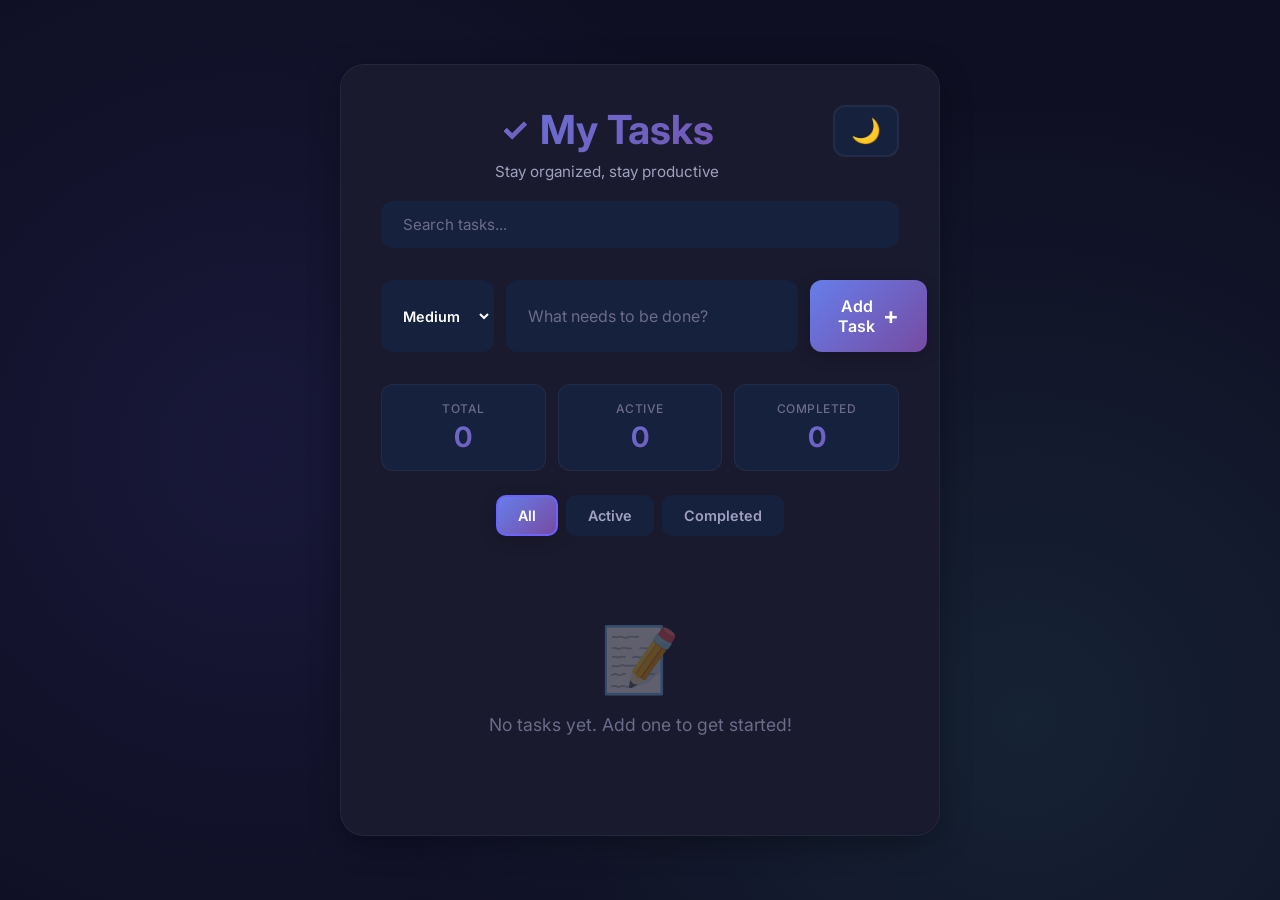
<file: index.html>
<!DOCTYPE html>
<html lang="ko">

<head>
    <meta charset="UTF-8">
    <meta name="viewport" content="width=device-width, initial-scale=1.0">
    <meta name="description" content="Modern and beautiful TODO app to manage your tasks efficiently">
    <title>TODO App - Manage Your Tasks</title>
    <link rel="stylesheet" href="style.css">
    <link rel="preconnect" href="https://fonts.googleapis.com">
    <link rel="preconnect" href="https://fonts.gstatic.com" crossorigin>
    <link href="https://fonts.googleapis.com/css2?family=Inter:wght@300;400;500;600;700&display=swap" rel="stylesheet">
</head>

<body>
    <div class="container">
        <header class="header">
            <div class="header-top">
                <div class="header-title-group">
                    <h1 class="title">
                        <span class="title-icon">✓</span>
                        My Tasks
                    </h1>
                    <p class="subtitle">Stay organized, stay productive</p>
                </div>
                <button id="themeToggle" class="theme-toggle" aria-label="Toggle theme">
                    <span class="theme-icon">🌙</span>
                </button>
            </div>
            <div class="search-section">
                <input type="text" id="searchInput" class="search-input" placeholder="Search tasks..."
                    autocomplete="off">
            </div>
        </header>

        <div class="input-section">
            <select id="prioritySelect" class="priority-select">
                <option value="low">Low</option>
                <option value="medium" selected>Medium</option>
                <option value="high">High</option>
            </select>
            <input type="text" id="taskInput" class="task-input" placeholder="What needs to be done?"
                autocomplete="off">
            <button id="addBtn" class="add-btn">
                <span class="btn-text">Add Task</span>
                <span class="btn-icon">+</span>
            </button>
        </div>

        <div class="stats">
            <div class="stat-item">
                <span class="stat-label">Total</span>
                <span class="stat-value" id="totalCount">0</span>
            </div>
            <div class="stat-item">
                <span class="stat-label">Active</span>
                <span class="stat-value" id="activeCount">0</span>
            </div>
            <div class="stat-item">
                <span class="stat-label">Completed</span>
                <span class="stat-value" id="completedCount">0</span>
            </div>
        </div>

        <div class="filters">
            <button class="filter-btn active" data-filter="all">All</button>
            <button class="filter-btn" data-filter="active">Active</button>
            <button class="filter-btn" data-filter="completed">Completed</button>
        </div>

        <ul id="taskList" class="task-list"></ul>

        <div class="empty-state" id="emptyState">
            <div class="empty-icon">📝</div>
            <p class="empty-text">No tasks yet. Add one to get started!</p>
        </div>
    </div>

    <script src="app.js"></script>
</body>

</html>
</file>
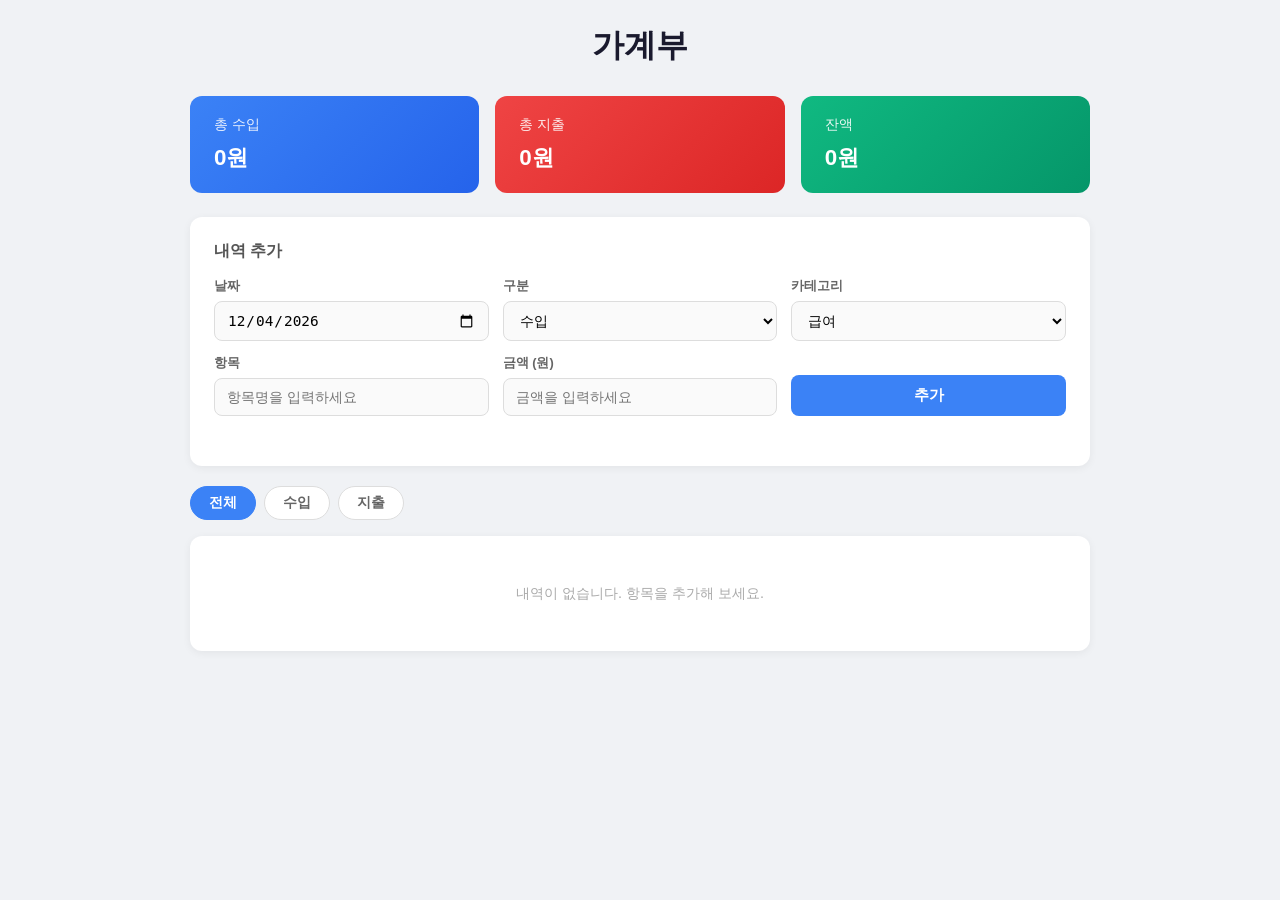
<file: 0311Marketing/index.html>
<!DOCTYPE html>
<html lang="ko">
<head>
  <meta charset="UTF-8" />
  <meta name="viewport" content="width=device-width, initial-scale=1.0" />
  <title>가계부</title>
  <link rel="stylesheet" href="style.css" />
</head>
<body>
  <div class="container">
    <h1>가계부</h1>

    <!-- 요약 카드 -->
    <div class="summary">
      <div class="summary-card income">
        <span class="label">총 수입</span>
        <span class="amount" id="total-income">0원</span>
      </div>
      <div class="summary-card expense">
        <span class="label">총 지출</span>
        <span class="amount" id="total-expense">0원</span>
      </div>
      <div class="summary-card balance">
        <span class="label">잔액</span>
        <span class="amount" id="balance">0원</span>
      </div>
    </div>

    <!-- 입력 폼 -->
    <div class="form-card">
      <h2>내역 추가</h2>
      <div class="form-grid">
        <div class="form-group">
          <label for="date">날짜</label>
          <input type="date" id="date" />
        </div>
        <div class="form-group">
          <label for="type">구분</label>
          <select id="type">
            <option value="income">수입</option>
            <option value="expense">지출</option>
          </select>
        </div>
        <div class="form-group">
          <label for="category">카테고리</label>
          <select id="category">
            <option value="급여">급여</option>
            <option value="용돈">용돈</option>
            <option value="식비">식비</option>
            <option value="교통">교통</option>
            <option value="쇼핑">쇼핑</option>
            <option value="의료">의료</option>
            <option value="문화">문화</option>
            <option value="교육">교육</option>
            <option value="기타">기타</option>
          </select>
        </div>
        <div class="form-group">
          <label for="description">항목</label>
          <input type="text" id="description" placeholder="항목명을 입력하세요" />
        </div>
        <div class="form-group">
          <label for="amount">금액 (원)</label>
          <input type="number" id="amount" placeholder="금액을 입력하세요" min="0" />
        </div>
        <div class="form-group btn-group">
          <button id="add-btn" onclick="addTransaction()">추가</button>
        </div>
      </div>
      <p class="error-msg" id="error-msg"></p>
    </div>

    <!-- 필터 -->
    <div class="filter-bar">
      <button class="filter-btn active" data-filter="all">전체</button>
      <button class="filter-btn" data-filter="income">수입</button>
      <button class="filter-btn" data-filter="expense">지출</button>
    </div>

    <!-- 내역 목록 -->
    <div class="list-card">
      <table id="transaction-table">
        <thead>
          <tr>
            <th>날짜</th>
            <th>카테고리</th>
            <th>항목</th>
            <th>구분</th>
            <th>금액</th>
            <th>삭제</th>
          </tr>
        </thead>
        <tbody id="transaction-list">
          <!-- 항목들이 여기에 추가됩니다 -->
        </tbody>
      </table>
      <p class="empty-msg" id="empty-msg">내역이 없습니다. 항목을 추가해 보세요.</p>
    </div>
  </div>

  <script src="script.js"></script>
</body>
</html>
</file>
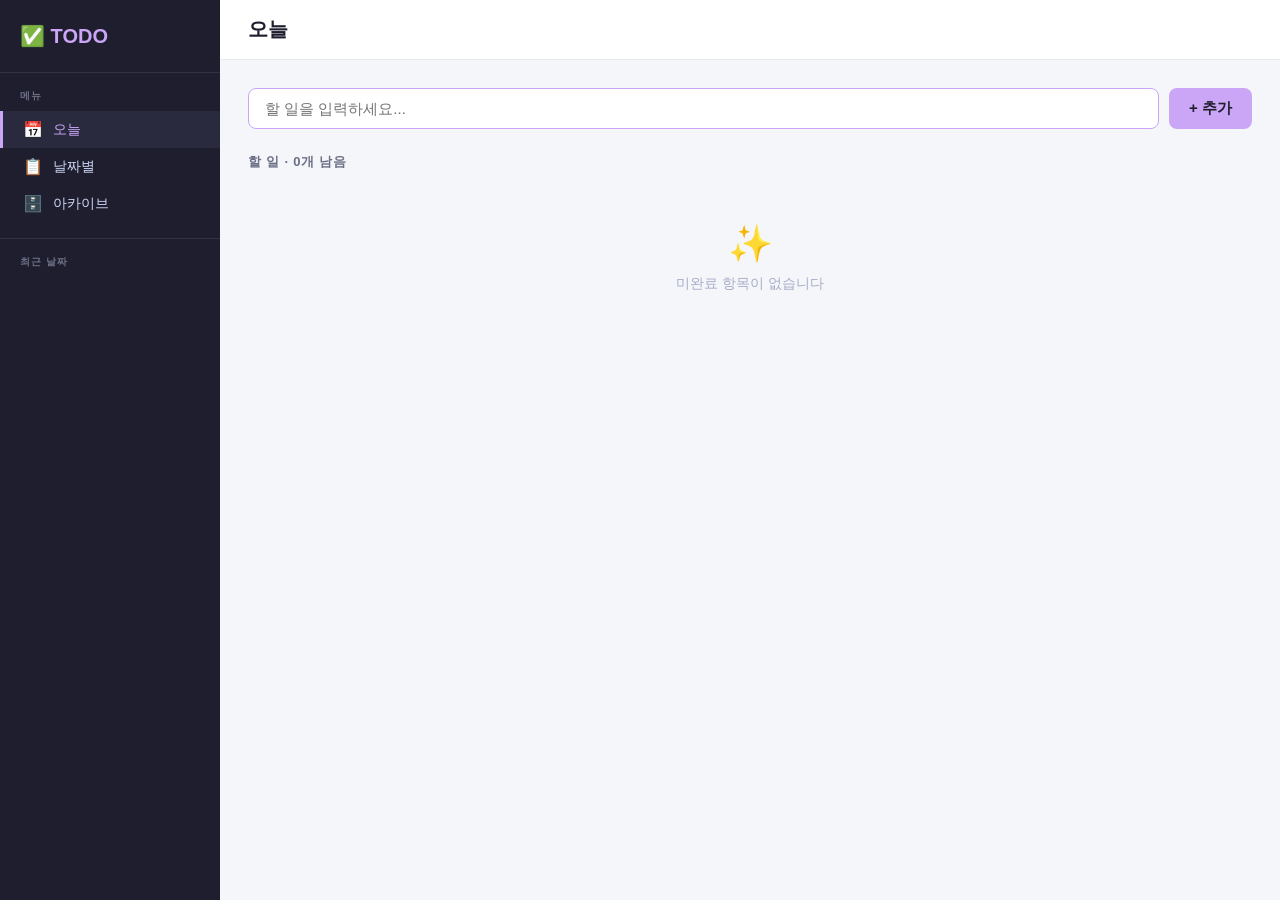
<file: 2주차/class260304/index.html>
<!DOCTYPE html>
<html lang="ko">
<head>
  <meta charset="UTF-8">
  <meta name="viewport" content="width=device-width, initial-scale=1.0">
  <title>TODO</title>
  <style>
    * { box-sizing: border-box; margin: 0; padding: 0; }

    body {
      font-family: -apple-system, BlinkMacSystemFont, 'Segoe UI', sans-serif;
      background: #f5f6fa;
      min-height: 100vh;
    }

    /* ── Layout ── */
    .layout {
      display: flex;
      min-height: 100vh;
    }

    /* ── Sidebar ── */
    .sidebar {
      width: 220px;
      background: #1e1e2e;
      color: #cdd6f4;
      display: flex;
      flex-direction: column;
      padding: 24px 0;
      flex-shrink: 0;
    }

    .sidebar-logo {
      font-size: 20px;
      font-weight: 700;
      color: #cba6f7;
      padding: 0 20px 24px;
      border-bottom: 1px solid #313244;
    }

    .nav-section {
      padding: 16px 0;
      border-bottom: 1px solid #313244;
    }

    .nav-label {
      font-size: 10px;
      font-weight: 600;
      text-transform: uppercase;
      letter-spacing: 1px;
      color: #6c7086;
      padding: 0 20px 8px;
    }

    .nav-item {
      display: flex;
      align-items: center;
      gap: 10px;
      padding: 9px 20px;
      cursor: pointer;
      font-size: 14px;
      color: #cdd6f4;
      transition: background 0.15s;
      border-left: 3px solid transparent;
    }

    .nav-item:hover { background: #2a2a3e; }
    .nav-item.active {
      background: #2a2a3e;
      border-left-color: #cba6f7;
      color: #cba6f7;
    }

    .nav-item .icon { font-size: 16px; width: 20px; text-align: center; }

    /* date list in sidebar */
    .date-list {
      flex: 1;
      overflow-y: auto;
      padding: 8px 0;
    }

    .date-item {
      display: flex;
      align-items: center;
      justify-content: space-between;
      padding: 8px 20px;
      cursor: pointer;
      font-size: 13px;
      color: #a6adc8;
      transition: background 0.15s;
      border-left: 3px solid transparent;
    }

    .date-item:hover { background: #2a2a3e; }
    .date-item.active {
      background: #2a2a3e;
      border-left-color: #89dceb;
      color: #89dceb;
    }

    .date-item .badge {
      background: #313244;
      color: #a6adc8;
      font-size: 11px;
      border-radius: 10px;
      padding: 1px 7px;
      min-width: 22px;
      text-align: center;
    }

    .date-item.active .badge { background: #1e1e2e; color: #89dceb; }

    /* ── Main ── */
    .main {
      flex: 1;
      display: flex;
      flex-direction: column;
      overflow: hidden;
    }

    /* ── Top bar ── */
    .topbar {
      background: white;
      border-bottom: 1px solid #e8eaed;
      padding: 16px 28px;
      display: flex;
      align-items: center;
      justify-content: space-between;
      gap: 16px;
    }

    .topbar-left { display: flex; align-items: center; gap: 12px; }

    .page-title {
      font-size: 20px;
      font-weight: 700;
      color: #1e1e2e;
    }

    .date-nav {
      display: flex;
      align-items: center;
      gap: 8px;
    }

    .date-nav button {
      background: #f5f6fa;
      border: 1px solid #e0e0e0;
      border-radius: 6px;
      width: 30px; height: 30px;
      cursor: pointer;
      font-size: 14px;
      display: flex; align-items: center; justify-content: center;
    }

    .date-nav button:hover { background: #e8eaed; }

    .date-nav input[type="date"] {
      border: 1px solid #e0e0e0;
      border-radius: 6px;
      padding: 4px 10px;
      font-size: 14px;
      color: #1e1e2e;
      cursor: pointer;
      background: #f5f6fa;
    }

    /* ── Content ── */
    .content {
      flex: 1;
      overflow-y: auto;
      padding: 28px;
    }

    /* ── Add row ── */
    .add-row {
      display: flex;
      gap: 10px;
      margin-bottom: 24px;
    }

    .add-row input {
      flex: 1;
      padding: 11px 16px;
      border: 1px solid #e0e0e0;
      border-radius: 8px;
      font-size: 15px;
      background: white;
      outline: none;
      transition: border-color 0.15s;
    }

    .add-row input:focus { border-color: #cba6f7; }

    .add-row button {
      padding: 11px 20px;
      background: #cba6f7;
      color: #1e1e2e;
      border: none;
      border-radius: 8px;
      font-size: 15px;
      font-weight: 600;
      cursor: pointer;
      white-space: nowrap;
      transition: background 0.15s;
    }

    .add-row button:hover { background: #b894e8; }

    /* ── Section headers ── */
    .section-header {
      display: flex;
      align-items: center;
      justify-content: space-between;
      margin-bottom: 12px;
    }

    .section-title {
      font-size: 13px;
      font-weight: 600;
      text-transform: uppercase;
      letter-spacing: 0.8px;
      color: #6c7086;
    }

    .section-count {
      font-size: 12px;
      color: #a6adc8;
    }

    /* ── Todo list ── */
    .todo-list { margin-bottom: 32px; }

    .todo-item {
      display: flex;
      align-items: center;
      gap: 12px;
      background: white;
      border: 1px solid #e8eaed;
      border-radius: 8px;
      padding: 12px 14px;
      margin-bottom: 8px;
      transition: border-color 0.15s, opacity 0.15s;
    }

    .todo-item:hover { border-color: #cba6f7; }
    .todo-item.done { opacity: 0.6; }

    .todo-check {
      width: 20px; height: 20px;
      border: 2px solid #cba6f7;
      border-radius: 50%;
      cursor: pointer;
      flex-shrink: 0;
      display: flex; align-items: center; justify-content: center;
      transition: background 0.15s;
    }

    .todo-check.checked {
      background: #cba6f7;
    }

    .todo-check.checked::after {
      content: '✓';
      font-size: 11px;
      color: #1e1e2e;
      font-weight: 700;
    }

    .todo-text {
      flex: 1;
      font-size: 15px;
      color: #1e1e2e;
      line-height: 1.4;
    }

    .todo-item.done .todo-text {
      text-decoration: line-through;
      color: #a6adc8;
    }

    .todo-actions { display: flex; gap: 4px; opacity: 0; transition: opacity 0.15s; }
    .todo-item:hover .todo-actions { opacity: 1; }

    .action-btn {
      background: none;
      border: none;
      padding: 4px 6px;
      cursor: pointer;
      border-radius: 4px;
      font-size: 14px;
      color: #a6adc8;
      transition: color 0.15s, background 0.15s;
    }

    .action-btn:hover { background: #f5f6fa; color: #ff6b6b; }
    .action-btn.archive-btn:hover { color: #89dceb; }

    /* ── Empty state ── */
    .empty {
      text-align: center;
      padding: 40px 0;
      color: #a6adc8;
      font-size: 14px;
    }

    .empty-icon { font-size: 36px; margin-bottom: 10px; }

    /* ── Archive page ── */
    .archive-day {
      margin-bottom: 28px;
    }

    .archive-day-header {
      display: flex;
      align-items: center;
      gap: 10px;
      margin-bottom: 10px;
      cursor: pointer;
      user-select: none;
    }

    .archive-day-title {
      font-size: 15px;
      font-weight: 600;
      color: #1e1e2e;
    }

    .archive-day-count {
      font-size: 12px;
      color: #a6adc8;
      background: #e8eaed;
      border-radius: 10px;
      padding: 1px 8px;
    }

    .archive-toggle {
      margin-left: auto;
      font-size: 12px;
      color: #a6adc8;
    }

    .archive-item {
      display: flex;
      align-items: center;
      gap: 12px;
      background: white;
      border: 1px solid #e8eaed;
      border-radius: 8px;
      padding: 10px 14px;
      margin-bottom: 6px;
    }

    .archive-icon { font-size: 14px; color: #a6e3a1; }

    .archive-item-text {
      flex: 1;
      font-size: 14px;
      color: #6c7086;
      text-decoration: line-through;
    }

    .archive-item-date {
      font-size: 11px;
      color: #bac2de;
    }

    .restore-btn {
      background: none;
      border: none;
      padding: 4px 6px;
      cursor: pointer;
      border-radius: 4px;
      font-size: 12px;
      color: #a6adc8;
      opacity: 0;
      transition: opacity 0.15s, color 0.15s;
    }

    .archive-item:hover .restore-btn { opacity: 1; }
    .restore-btn:hover { color: #cba6f7; }

    /* clear archive btn */
    .clear-btn {
      background: none;
      border: 1px solid #e0e0e0;
      border-radius: 6px;
      padding: 5px 12px;
      font-size: 12px;
      color: #a6adc8;
      cursor: pointer;
      transition: color 0.15s, border-color 0.15s;
    }

    .clear-btn:hover { color: #ff6b6b; border-color: #ff6b6b; }

    /* ── Responsive ── */
    @media (max-width: 600px) {
      .sidebar { width: 60px; }
      .sidebar-logo, .nav-label, .nav-item span, .date-list { display: none; }
      .nav-item { justify-content: center; padding: 12px; }
      .content { padding: 16px; }
    }
  </style>
</head>
<body>

<div class="layout">
  <!-- Sidebar -->
  <aside class="sidebar">
    <div class="sidebar-logo">✅ TODO</div>

    <div class="nav-section">
      <div class="nav-label">메뉴</div>
      <div class="nav-item active" onclick="showPage('today')" id="nav-today">
        <span class="icon">📅</span><span>오늘</span>
      </div>
      <div class="nav-item" onclick="showPage('daily')" id="nav-daily">
        <span class="icon">📋</span><span>날짜별</span>
      </div>
      <div class="nav-item" onclick="showPage('archive')" id="nav-archive">
        <span class="icon">🗄️</span><span>아카이브</span>
      </div>
    </div>

    <div class="nav-label" style="padding-top:16px;">최근 날짜</div>
    <div class="date-list" id="dateList"></div>
  </aside>

  <!-- Main -->
  <div class="main">
    <div class="topbar">
      <div class="topbar-left">
        <div class="page-title" id="pageTitle">오늘</div>
        <div class="date-nav" id="dateNav">
          <button onclick="shiftDate(-1)">‹</button>
          <input type="date" id="datePicker" onchange="onDatePick(this.value)">
          <button onclick="shiftDate(1)">›</button>
        </div>
      </div>
      <div id="topbarRight"></div>
    </div>

    <div class="content" id="content"></div>
  </div>
</div>

<script>
  // ── State ──────────────────────────────────────────────
  let state = {
    todos: JSON.parse(localStorage.getItem('todos') || '[]'),
    archive: JSON.parse(localStorage.getItem('archive') || '[]'),
    currentDate: todayStr(),
    page: 'today'   // 'today' | 'daily' | 'archive'
  };

  function todayStr() {
    return new Date().toISOString().slice(0, 10);
  }

  function save() {
    localStorage.setItem('todos', JSON.stringify(state.todos));
    localStorage.setItem('archive', JSON.stringify(state.archive));
  }

  // ── Navigation ─────────────────────────────────────────
  function showPage(page) {
    state.page = page;
    ['today','daily','archive'].forEach(p => {
      document.getElementById('nav-' + p).classList.toggle('active', p === page);
    });

    const dateNav = document.getElementById('dateNav');
    const titles = { today: '오늘', daily: '날짜별 보기', archive: '완료 아카이브' };
    document.getElementById('pageTitle').textContent = titles[page];
    dateNav.style.display = page === 'daily' ? 'flex' : 'none';

    if (page === 'today') {
      state.currentDate = todayStr();
    }
    render();
  }

  function onDatePick(val) {
    state.currentDate = val;
    render();
  }

  function shiftDate(delta) {
    const d = new Date(state.currentDate);
    d.setDate(d.getDate() + delta);
    state.currentDate = d.toISOString().slice(0, 10);
    document.getElementById('datePicker').value = state.currentDate;
    render();
  }

  // ── CRUD ───────────────────────────────────────────────
  function addTodo(date) {
    const input = document.getElementById('todoInput');
    const text = input.value.trim();
    if (!text) return;
    state.todos.push({ id: Date.now(), text, date, done: false });
    input.value = '';
    save();
    renderSidebar();
    renderContent();
  }

  function toggleTodo(id) {
    const todo = state.todos.find(t => t.id === id);
    if (!todo) return;
    todo.done = !todo.done;
    save();
    renderContent();
  }

  function deleteTodo(id) {
    state.todos = state.todos.filter(t => t.id !== id);
    save();
    renderSidebar();
    renderContent();
  }

  function archiveDone(date) {
    const done = state.todos.filter(t => t.date === date && t.done);
    if (!done.length) return;
    done.forEach(t => state.archive.push({ ...t, archivedAt: Date.now() }));
    state.todos = state.todos.filter(t => !(t.date === date && t.done));
    save();
    renderSidebar();
    renderContent();
  }

  function restoreArchive(id) {
    const item = state.archive.find(a => a.id === id);
    if (!item) return;
    state.todos.push({ id: Date.now(), text: item.text, date: item.date, done: false });
    state.archive = state.archive.filter(a => a.id !== id);
    save();
    renderSidebar();
    renderContent();
  }

  function deleteArchive(id) {
    state.archive = state.archive.filter(a => a.id !== id);
    save();
    renderContent();
  }

  function clearArchive() {
    if (!confirm('아카이브를 모두 삭제할까요?')) return;
    state.archive = [];
    save();
    renderContent();
  }

  // ── Render helpers ──────────────────────────────────────
  function fmtDate(str) {
    const d = new Date(str + 'T00:00:00');
    const days = ['일','월','화','수','목','금','토'];
    return `${str.replace(/-/g,'.')} (${days[d.getDay()]})`;
  }

  function esc(s) {
    return s.replace(/&/g,'&amp;').replace(/</g,'&lt;').replace(/>/g,'&gt;').replace(/"/g,'&quot;');
  }

  function todoItemHTML(t) {
    return `
      <div class="todo-item ${t.done ? 'done' : ''}" id="todo-${t.id}">
        <div class="todo-check ${t.done ? 'checked' : ''}" onclick="toggleTodo(${t.id})"></div>
        <div class="todo-text">${esc(t.text)}</div>
        <div class="todo-actions">
          <button class="action-btn archive-btn" title="아카이브로 이동" onclick="archiveSingle(${t.id})">🗄</button>
          <button class="action-btn" title="삭제" onclick="deleteTodo(${t.id})">✕</button>
        </div>
      </div>`;
  }

  function archiveSingle(id) {
    const todo = state.todos.find(t => t.id === id);
    if (!todo) return;
    todo.done = true;
    state.archive.push({ ...todo, archivedAt: Date.now() });
    state.todos = state.todos.filter(t => t.id !== id);
    save();
    renderSidebar();
    renderContent();
  }

  function dayPanelHTML(date, showArchiveBtn) {
    const todos = state.todos.filter(t => t.date === date);
    const pending = todos.filter(t => !t.done);
    const done = todos.filter(t => t.done);

    const archiveBtn = done.length
      ? `<button class="clear-btn" onclick="archiveDone('${date}')">완료 ${done.length}개 아카이브</button>`
      : '';

    const pendingHTML = pending.length
      ? pending.map(todoItemHTML).join('')
      : `<div class="empty"><div class="empty-icon">✨</div>미완료 항목이 없습니다</div>`;

    const doneHTML = done.length
      ? `<div class="section-header" style="margin-top:20px;">
           <span class="section-title">완료</span>
           <span class="section-count">${done.length}개 ${archiveBtn}</span>
         </div>
         ${done.map(todoItemHTML).join('')}` : '';

    return `
      <div class="section-header">
        <span class="section-title">할 일 · ${pending.length}개 남음</span>
      </div>
      ${pendingHTML}
      ${doneHTML}`;
  }

  // ── Render content ──────────────────────────────────────
  function renderContent() {
    const el = document.getElementById('content');
    const { page, currentDate } = state;

    if (page === 'today' || page === 'daily') {
      const date = currentDate;
      el.innerHTML = `
        <div class="add-row">
          <input id="todoInput" type="text" placeholder="할 일을 입력하세요..." />
          <button onclick="addTodo('${date}')">+ 추가</button>
        </div>
        ${dayPanelHTML(date, true)}`;
      const input = document.getElementById('todoInput');
      input.addEventListener('keydown', e => { if (e.key === 'Enter') addTodo(date); });
      input.focus();
      return;
    }

    if (page === 'archive') {
      const archive = [...state.archive].sort((a, b) => b.archivedAt - a.archivedAt);
      if (!archive.length) {
        el.innerHTML = `<div class="empty"><div class="empty-icon">🗄️</div>아카이브가 비어 있습니다</div>`;
        return;
      }

      // group by original date
      const byDate = {};
      archive.forEach(a => {
        if (!byDate[a.date]) byDate[a.date] = [];
        byDate[a.date].push(a);
      });

      const dates = Object.keys(byDate).sort((a, b) => b.localeCompare(a));

      const html = `
        <div class="section-header">
          <span class="section-title">완료된 항목 · ${archive.length}개</span>
          <button class="clear-btn" onclick="clearArchive()">전체 삭제</button>
        </div>
        ${dates.map(d => `
          <div class="archive-day">
            <div class="archive-day-header">
              <span class="archive-day-title">${fmtDate(d)}</span>
              <span class="archive-day-count">${byDate[d].length}개</span>
            </div>
            ${byDate[d].map(a => `
              <div class="archive-item">
                <span class="archive-icon">✓</span>
                <span class="archive-item-text">${esc(a.text)}</span>
                <span class="archive-item-date">${new Date(a.archivedAt).toLocaleString('ko-KR',{month:'numeric',day:'numeric',hour:'2-digit',minute:'2-digit'})}</span>
                <button class="restore-btn" onclick="restoreArchive(${a.id})" title="복원">↩ 복원</button>
                <button class="action-btn" onclick="deleteArchive(${a.id})" title="삭제">✕</button>
              </div>`).join('')}
          </div>`).join('')}`;

      el.innerHTML = html;
    }
  }

  // ── Render sidebar date list ────────────────────────────
  function renderSidebar() {
    const dates = [...new Set(state.todos.map(t => t.date))].sort((a,b) => b.localeCompare(a));
    const el = document.getElementById('dateList');
    if (!dates.length) { el.innerHTML = ''; return; }

    el.innerHTML = dates.map(d => {
      const count = state.todos.filter(t => t.date === d && !t.done).length;
      const isToday = d === todayStr();
      return `
        <div class="date-item ${state.currentDate === d && state.page === 'daily' ? 'active' : ''}"
             onclick="goDate('${d}')">
          <span>${isToday ? '오늘' : d.slice(5).replace('-','/')}</span>
          ${count ? `<span class="badge">${count}</span>` : ''}
        </div>`;
    }).join('');
  }

  function goDate(date) {
    state.page = 'daily';
    state.currentDate = date;
    ['today','daily','archive'].forEach(p => {
      document.getElementById('nav-' + p).classList.toggle('active', p === 'daily');
    });
    document.getElementById('pageTitle').textContent = '날짜별 보기';
    document.getElementById('dateNav').style.display = 'flex';
    document.getElementById('datePicker').value = date;
    render();
  }

  function render() {
    renderSidebar();
    renderContent();
  }

  // ── Init ───────────────────────────────────────────────
  document.getElementById('datePicker').value = state.currentDate;
  document.getElementById('dateNav').style.display = 'none';
  render();
</script>
</body>
</html>
</file>
<file: style.css>
/* ========================================
   CSS Reset & Base Styles
   ======================================== */
* {
    margin: 0;
    padding: 0;
    box-sizing: border-box;
}

:root {
    /* Dark Theme Colors */
    --bg-primary: #0f0f23;
    --bg-secondary: #1a1a2e;
    --bg-tertiary: #16213e;
    --accent-primary: #6c63ff;
    --accent-secondary: #4ecdc4;
    --accent-gradient: linear-gradient(135deg, #667eea 0%, #764ba2 100%);
    --text-primary: #ffffff;
    --text-secondary: #a0a0c0;
    --text-muted: #6b6b8a;
    --success: #4ecdc4;
    --danger: #ff6b6b;
    --warning: #ffd93d;

    /* Priority Colors */
    --priority-high: #ff6b6b;
    --priority-medium: #ffd93d;
    --priority-low: #4ecdc4;

    /* Shadows */
    --shadow-sm: 0 2px 8px rgba(0, 0, 0, 0.1);
    --shadow-md: 0 4px 16px rgba(0, 0, 0, 0.2);
    --shadow-lg: 0 8px 32px rgba(0, 0, 0, 0.3);
    --shadow-glow: 0 0 20px rgba(108, 99, 255, 0.3);

    /* Transitions */
    --transition-fast: 0.2s ease;
    --transition-normal: 0.3s ease;
    --transition-slow: 0.5s ease;
}

/* Light Theme */
body.light-theme {
    --bg-primary: #f5f7fa;
    --bg-secondary: #ffffff;
    --bg-tertiary: #f0f2f5;
    --text-primary: #1a1a2e;
    --text-secondary: #4a5568;
    --text-muted: #718096;
    --shadow-sm: 0 2px 8px rgba(0, 0, 0, 0.05);
    --shadow-md: 0 4px 16px rgba(0, 0, 0, 0.08);
    --shadow-lg: 0 8px 32px rgba(0, 0, 0, 0.12);
}

body {
    font-family: 'Inter', -apple-system, BlinkMacSystemFont, 'Segoe UI', Roboto, sans-serif;
    background: var(--bg-primary);
    color: var(--text-primary);
    min-height: 100vh;
    display: flex;
    align-items: center;
    justify-content: center;
    padding: 20px;
    background-image:
        radial-gradient(circle at 20% 50%, rgba(108, 99, 255, 0.1) 0%, transparent 50%),
        radial-gradient(circle at 80% 80%, rgba(78, 205, 196, 0.1) 0%, transparent 50%);
    transition: background var(--transition-normal), color var(--transition-normal);
}

/* ========================================
   Container
   ======================================== */
.container {
    width: 100%;
    max-width: 600px;
    background: var(--bg-secondary);
    border-radius: 24px;
    padding: 40px;
    box-shadow: var(--shadow-lg);
    backdrop-filter: blur(10px);
    border: 1px solid rgba(255, 255, 255, 0.05);
}

/* ========================================
   Header
   ======================================== */
.header {
    margin-bottom: 32px;
}

.header-top {
    display: flex;
    justify-content: space-between;
    align-items: flex-start;
    margin-bottom: 20px;
}

.header-title-group {
    text-align: center;
    flex: 1;
}

.title {
    font-size: 2.5rem;
    font-weight: 700;
    background: var(--accent-gradient);
    -webkit-background-clip: text;
    -webkit-text-fill-color: transparent;
    background-clip: text;
    margin-bottom: 8px;
    display: flex;
    align-items: center;
    justify-content: center;
    gap: 12px;
}

.title-icon {
    font-size: 2rem;
    background: var(--accent-gradient);
    -webkit-background-clip: text;
    -webkit-text-fill-color: transparent;
    background-clip: text;
}

.subtitle {
    color: var(--text-secondary);
    font-size: 0.95rem;
    font-weight: 400;
}

/* Theme Toggle */
.theme-toggle {
    background: var(--bg-tertiary);
    border: 2px solid rgba(255, 255, 255, 0.05);
    border-radius: 12px;
    padding: 12px 16px;
    cursor: pointer;
    transition: all var(--transition-normal);
    font-size: 1.5rem;
    line-height: 1;
}

.theme-toggle:hover {
    background: rgba(108, 99, 255, 0.1);
    border-color: var(--accent-primary);
    transform: scale(1.05);
}

/* Search Section */
.search-section {
    margin-top: 16px;
}

.search-input {
    width: 100%;
    padding: 12px 20px;
    background: var(--bg-tertiary);
    border: 2px solid transparent;
    border-radius: 12px;
    color: var(--text-primary);
    font-size: 0.95rem;
    font-family: inherit;
    transition: all var(--transition-normal);
    outline: none;
}

.search-input::placeholder {
    color: var(--text-muted);
}

.search-input:focus {
    border-color: var(--accent-primary);
    box-shadow: 0 0 0 4px rgba(108, 99, 255, 0.1);
    background: var(--bg-secondary);
}

/* ========================================
   Input Section
   ======================================== */
.input-section {
    display: flex;
    gap: 12px;
    margin-bottom: 32px;
}

/* Priority Select */
.priority-select {
    padding: 16px;
    background: var(--bg-tertiary);
    border: 2px solid transparent;
    border-radius: 12px;
    color: var(--text-primary);
    font-size: 0.9rem;
    font-family: inherit;
    font-weight: 600;
    cursor: pointer;
    transition: all var(--transition-normal);
    outline: none;
}

.priority-select:hover {
    border-color: var(--accent-primary);
    background: rgba(108, 99, 255, 0.1);
}

.priority-select:focus {
    border-color: var(--accent-primary);
    box-shadow: 0 0 0 4px rgba(108, 99, 255, 0.1);
}

.task-input {
    flex: 1;
    padding: 16px 20px;
    background: var(--bg-tertiary);
    border: 2px solid transparent;
    border-radius: 12px;
    color: var(--text-primary);
    font-size: 1rem;
    font-family: inherit;
    transition: all var(--transition-normal);
    outline: none;
}

.task-input::placeholder {
    color: var(--text-muted);
}

.task-input:focus {
    border-color: var(--accent-primary);
    box-shadow: 0 0 0 4px rgba(108, 99, 255, 0.1);
    background: var(--bg-secondary);
}

.add-btn {
    padding: 16px 28px;
    background: var(--accent-gradient);
    border: none;
    border-radius: 12px;
    color: var(--text-primary);
    font-size: 1rem;
    font-weight: 600;
    cursor: pointer;
    transition: all var(--transition-normal);
    display: flex;
    align-items: center;
    gap: 8px;
    box-shadow: var(--shadow-md);
    font-family: inherit;
}

.add-btn:hover {
    transform: translateY(-2px);
    box-shadow: var(--shadow-lg), var(--shadow-glow);
}

.add-btn:active {
    transform: translateY(0);
}

.btn-icon {
    font-size: 1.5rem;
    line-height: 1;
}

/* ========================================
   Stats Section
   ======================================== */
.stats {
    display: grid;
    grid-template-columns: repeat(3, 1fr);
    gap: 12px;
    margin-bottom: 24px;
}

.stat-item {
    background: var(--bg-tertiary);
    padding: 16px;
    border-radius: 12px;
    text-align: center;
    border: 1px solid rgba(255, 255, 255, 0.05);
    transition: all var(--transition-normal);
}

.stat-item:hover {
    background: rgba(108, 99, 255, 0.1);
    border-color: var(--accent-primary);
}

.stat-label {
    display: block;
    font-size: 0.75rem;
    color: var(--text-muted);
    text-transform: uppercase;
    letter-spacing: 0.5px;
    margin-bottom: 4px;
    font-weight: 500;
}

.stat-value {
    display: block;
    font-size: 1.75rem;
    font-weight: 700;
    background: var(--accent-gradient);
    -webkit-background-clip: text;
    -webkit-text-fill-color: transparent;
    background-clip: text;
}

/* ========================================
   Filters
   ======================================== */
.filters {
    display: flex;
    gap: 8px;
    margin-bottom: 24px;
    justify-content: center;
}

.filter-btn {
    padding: 10px 20px;
    background: var(--bg-tertiary);
    border: 2px solid transparent;
    border-radius: 10px;
    color: var(--text-secondary);
    font-size: 0.9rem;
    font-weight: 600;
    font-family: inherit;
    cursor: pointer;
    transition: all var(--transition-fast);
}

.filter-btn:hover {
    background: rgba(108, 99, 255, 0.1);
    color: var(--text-primary);
}

.filter-btn.active {
    background: var(--accent-gradient);
    color: white;
    border-color: var(--accent-primary);
    box-shadow: var(--shadow-md);
}

/* ========================================
   Task List
   ======================================== */
.task-list {
    list-style: none;
    display: flex;
    flex-direction: column;
    gap: 12px;
}

.task-item {
    background: var(--bg-tertiary);
    padding: 16px 20px;
    border-radius: 12px;
    display: flex;
    align-items: center;
    gap: 16px;
    border: 1px solid rgba(255, 255, 255, 0.05);
    transition: all var(--transition-normal);
    animation: slideIn var(--transition-normal);
    cursor: grab;
}

.task-item.dragging {
    opacity: 0.5;
    cursor: grabbing;
    transform: scale(1.02);
}

.task-item.hidden {
    display: none;
}

@keyframes slideIn {
    from {
        opacity: 0;
        transform: translateY(-10px);
    }

    to {
        opacity: 1;
        transform: translateY(0);
    }
}

.task-item:hover {
    border-color: var(--accent-primary);
    box-shadow: var(--shadow-md);
    transform: translateX(4px);
}

.task-item.completed {
    opacity: 0.6;
}

/* Priority Badge */
.priority-badge {
    padding: 4px 10px;
    border-radius: 6px;
    font-size: 0.7rem;
    font-weight: 700;
    text-transform: uppercase;
    letter-spacing: 0.5px;
    flex-shrink: 0;
}

.priority-badge.high {
    background: rgba(255, 107, 107, 0.2);
    color: var(--priority-high);
}

.priority-badge.medium {
    background: rgba(255, 217, 61, 0.2);
    color: var(--priority-medium);
}

.priority-badge.low {
    background: rgba(78, 205, 196, 0.2);
    color: var(--priority-low);
}

.task-checkbox {
    width: 24px;
    height: 24px;
    border: 2px solid var(--text-muted);
    border-radius: 8px;
    cursor: pointer;
    transition: all var(--transition-fast);
    flex-shrink: 0;
    display: flex;
    align-items: center;
    justify-content: center;
    background: transparent;
}

.task-checkbox:hover {
    border-color: var(--accent-primary);
    background: rgba(108, 99, 255, 0.1);
}

.task-item.completed .task-checkbox {
    background: var(--accent-gradient);
    border-color: var(--accent-primary);
}

.task-checkbox::after {
    content: '✓';
    color: white;
    font-size: 14px;
    font-weight: bold;
    opacity: 0;
    transform: scale(0);
    transition: all var(--transition-fast);
}

.task-item.completed .task-checkbox::after {
    opacity: 1;
    transform: scale(1);
}

.task-text {
    flex: 1;
    font-size: 1rem;
    color: var(--text-primary);
    transition: all var(--transition-normal);
    word-break: break-word;
    cursor: text;
}

.task-item.completed .task-text {
    text-decoration: line-through;
    color: var(--text-muted);
}

/* Task Edit Mode */
.task-edit-input {
    flex: 1;
    padding: 8px 12px;
    background: var(--bg-secondary);
    border: 2px solid var(--accent-primary);
    border-radius: 8px;
    color: var(--text-primary);
    font-size: 1rem;
    font-family: inherit;
    outline: none;
    box-shadow: 0 0 0 4px rgba(108, 99, 255, 0.1);
}

.search-highlight {
    background: rgba(255, 217, 61, 0.3);
    padding: 2px 4px;
    border-radius: 3px;
}

.delete-btn {
    background: transparent;
    border: none;
    color: var(--text-muted);
    font-size: 1.25rem;
    cursor: pointer;
    padding: 8px;
    border-radius: 8px;
    transition: all var(--transition-fast);
    flex-shrink: 0;
    line-height: 1;
}

.delete-btn:hover {
    background: rgba(255, 107, 107, 0.1);
    color: var(--danger);
    transform: scale(1.1);
}

/* ========================================
   Empty State
   ======================================== */
.empty-state {
    text-align: center;
    padding: 60px 20px;
    display: none;
}

.empty-state.visible {
    display: block;
}

.empty-icon {
    font-size: 4rem;
    margin-bottom: 16px;
    opacity: 0.3;
}

.empty-text {
    color: var(--text-muted);
    font-size: 1.1rem;
}

/* ========================================
   Responsive Design
   ======================================== */
@media (max-width: 640px) {
    .container {
        padding: 24px;
    }

    .header-top {
        flex-direction: column;
        align-items: center;
    }

    .theme-toggle {
        margin-top: 12px;
    }

    .title {
        font-size: 2rem;
    }

    .input-section {
        flex-direction: column;
    }

    .priority-select {
        width: 100%;
    }

    .add-btn {
        width: 100%;
        justify-content: center;
    }

    .stats {
        grid-template-columns: repeat(3, 1fr);
        gap: 8px;
    }

    .stat-item {
        padding: 12px 8px;
    }

    .stat-value {
        font-size: 1.5rem;
    }

    .filters {
        flex-wrap: wrap;
    }
}
</file>
<file: 0311Marketing/style.css>
* {
  box-sizing: border-box;
  margin: 0;
  padding: 0;
}

body {
  font-family: 'Segoe UI', 'Apple SD Gothic Neo', sans-serif;
  background: #f0f2f5;
  color: #333;
  min-height: 100vh;
  padding: 24px 16px;
}

.container {
  max-width: 900px;
  margin: 0 auto;
}

h1 {
  font-size: 2rem;
  font-weight: 700;
  text-align: center;
  margin-bottom: 28px;
  color: #1a1a2e;
}

/* 요약 카드 */
.summary {
  display: grid;
  grid-template-columns: repeat(3, 1fr);
  gap: 16px;
  margin-bottom: 24px;
}

.summary-card {
  border-radius: 12px;
  padding: 20px 24px;
  display: flex;
  flex-direction: column;
  gap: 8px;
  color: #fff;
}

.summary-card.income  { background: linear-gradient(135deg, #3b82f6, #2563eb); }
.summary-card.expense { background: linear-gradient(135deg, #ef4444, #dc2626); }
.summary-card.balance { background: linear-gradient(135deg, #10b981, #059669); }

.summary-card .label  { font-size: 0.85rem; opacity: 0.9; }
.summary-card .amount { font-size: 1.4rem; font-weight: 700; }

/* 폼 카드 */
.form-card {
  background: #fff;
  border-radius: 12px;
  padding: 24px;
  margin-bottom: 20px;
  box-shadow: 0 2px 8px rgba(0,0,0,0.06);
}

.form-card h2 {
  font-size: 1rem;
  font-weight: 600;
  margin-bottom: 16px;
  color: #555;
}

.form-grid {
  display: grid;
  grid-template-columns: repeat(3, 1fr);
  gap: 14px;
}

.form-group {
  display: flex;
  flex-direction: column;
  gap: 6px;
}

.form-group label {
  font-size: 0.8rem;
  font-weight: 600;
  color: #666;
}

.form-group input,
.form-group select {
  padding: 10px 12px;
  border: 1px solid #ddd;
  border-radius: 8px;
  font-size: 0.9rem;
  outline: none;
  transition: border-color 0.2s;
  background: #fafafa;
}

.form-group input:focus,
.form-group select:focus {
  border-color: #3b82f6;
  background: #fff;
}

.btn-group {
  justify-content: flex-end;
}

#add-btn {
  margin-top: auto;
  padding: 10px 24px;
  background: #3b82f6;
  color: #fff;
  border: none;
  border-radius: 8px;
  font-size: 0.95rem;
  font-weight: 600;
  cursor: pointer;
  transition: background 0.2s, transform 0.1s;
  width: 100%;
}

#add-btn:hover  { background: #2563eb; }
#add-btn:active { transform: scale(0.97); }

.error-msg {
  margin-top: 10px;
  font-size: 0.82rem;
  color: #ef4444;
  min-height: 1.2em;
}

/* 필터 */
.filter-bar {
  display: flex;
  gap: 8px;
  margin-bottom: 16px;
}

.filter-btn {
  padding: 7px 18px;
  border: 1.5px solid #ddd;
  border-radius: 20px;
  background: #fff;
  font-size: 0.85rem;
  font-weight: 600;
  cursor: pointer;
  color: #666;
  transition: all 0.2s;
}

.filter-btn:hover { border-color: #3b82f6; color: #3b82f6; }

.filter-btn.active {
  background: #3b82f6;
  border-color: #3b82f6;
  color: #fff;
}

/* 목록 카드 */
.list-card {
  background: #fff;
  border-radius: 12px;
  padding: 8px;
  box-shadow: 0 2px 8px rgba(0,0,0,0.06);
  overflow-x: auto;
}

#transaction-table {
  width: 100%;
  border-collapse: collapse;
  font-size: 0.9rem;
}

#transaction-table thead th {
  padding: 14px 16px;
  text-align: left;
  font-size: 0.78rem;
  font-weight: 700;
  color: #888;
  text-transform: uppercase;
  letter-spacing: 0.05em;
  border-bottom: 1px solid #f0f0f0;
}

#transaction-table tbody tr {
  border-bottom: 1px solid #f7f7f7;
  transition: background 0.15s;
}

#transaction-table tbody tr:last-child { border-bottom: none; }
#transaction-table tbody tr:hover      { background: #f9fafb; }

#transaction-table tbody td {
  padding: 13px 16px;
  vertical-align: middle;
}

/* 구분 배지 */
.badge {
  display: inline-block;
  padding: 3px 10px;
  border-radius: 12px;
  font-size: 0.78rem;
  font-weight: 600;
}

.badge.income  { background: #dbeafe; color: #2563eb; }
.badge.expense { background: #fee2e2; color: #dc2626; }

/* 금액 색상 */
.amount-income  { color: #2563eb; font-weight: 700; }
.amount-expense { color: #dc2626; font-weight: 700; }

/* 삭제 버튼 */
.delete-btn {
  background: none;
  border: 1.5px solid #fca5a5;
  color: #ef4444;
  padding: 4px 12px;
  border-radius: 6px;
  font-size: 0.8rem;
  cursor: pointer;
  transition: all 0.2s;
}

.delete-btn:hover {
  background: #ef4444;
  color: #fff;
}

/* 빈 상태 메시지 */
.empty-msg {
  text-align: center;
  padding: 40px 0;
  color: #aaa;
  font-size: 0.9rem;
  display: none;
}

/* 반응형 */
@media (max-width: 640px) {
  .summary { grid-template-columns: 1fr; }
  .form-grid { grid-template-columns: 1fr 1fr; }
  .summary-card .amount { font-size: 1.2rem; }
}

@media (max-width: 400px) {
  .form-grid { grid-template-columns: 1fr; }
}
</file>
